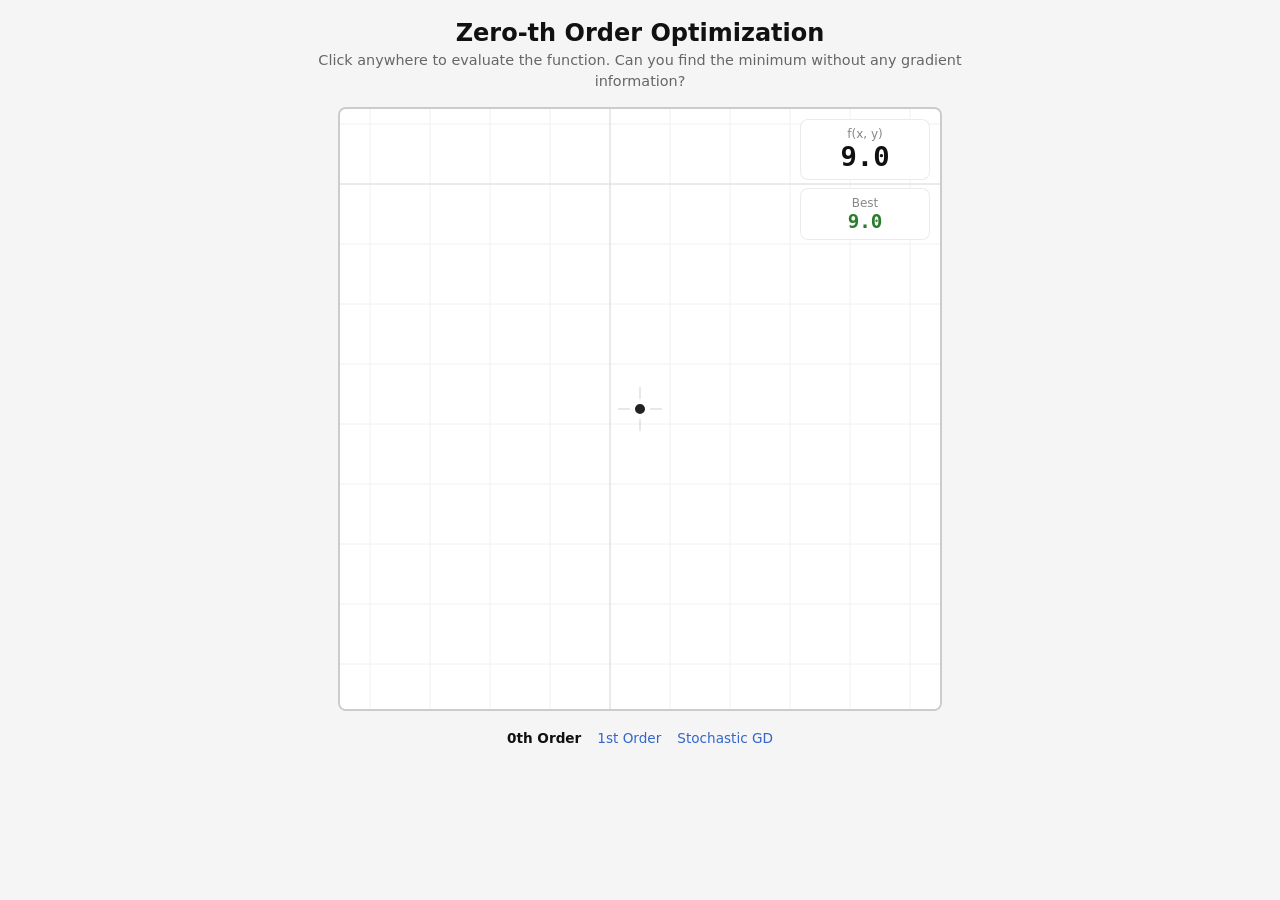
<file: index.html>
<!DOCTYPE html>
<html lang="en">
<head>
  <meta charset="UTF-8">
  <meta name="viewport" content="width=device-width, initial-scale=1.0">
  <title>Zero-th Order Optimization</title>
  <link rel="stylesheet" href="style.css">
</head>
<body>
  <h1>Zero-th Order Optimization</h1>
  <p class="subtitle">
    Click anywhere to evaluate the function. Can you find the minimum
    without any gradient information?
  </p>

  <div class="canvas-wrapper">
    <canvas id="canvas" width="600" height="600"></canvas>
    <button id="btn-undo" class="btn-undo">↩ Undo</button>
    <div class="overlay-panel">
      <div class="overlay-card value-display">
        <div class="label">f(x, y)</div>
        <div class="big-value" id="big-val">—</div>
      </div>
      <div class="overlay-card value-display">
        <div class="label">Best</div>
        <div class="big-value best" id="big-best">—</div>
      </div>
    </div>
  </div>

  <nav>
    <a href="index.html" class="active">0th Order</a>
    <a href="first-order.html">1st Order</a>
    <a href="sgd.html">Stochastic GD</a>
  </nav>

  <script src="shared.js"></script>
  <script>
    const canvas = document.getElementById("canvas");
    const ctx = canvas.getContext("2d");
    const W = canvas.width, H = canvas.height;
    const btnUndo = document.getElementById("btn-undo");

    const startX = FN.startCenter[0], startY = FN.startCenter[1];
    const startVal = FN.fn(startX, startY);
    let history = [{ x: startX, y: startY, val: startVal }];
    let bestVal = startVal;
    let bestPos = [startX, startY];
    let viewCenter = { x: FN.startCenter[0], y: FN.startCenter[1] };
    let animating = false;
    const ANIM_MS = 250;

    function draw(vcx, vcy) {
      if (vcx === undefined) { vcx = viewCenter.x; vcy = viewCenter.y; }
      drawBlankCanvasView(ctx, W, H, vcx, vcy);
      if (history.length > 0) {
        const cur = history[history.length - 1];
        const [px, py] = worldToCanvasView(cur.x, cur.y, W, H, vcx, vcy);
        drawMarker(ctx, px, py, "#222", 6);
      }
      drawCenterCrosshair(ctx, W, H);
    }

    function updateUI() {
      if (history.length > 0) {
        const cur = history[history.length - 1];
        document.getElementById("big-val").textContent = cur.val.toFixed(1);
        document.getElementById("big-best").textContent = bestVal.toFixed(1);
      } else {
        document.getElementById("big-val").textContent = "—";
        document.getElementById("big-best").textContent = "—";
      }
      btnUndo.style.display = history.length > 0 ? "" : "none";
    }

    function recomputeBest() {
      bestVal = Infinity; bestPos = null;
      for (const h of history) {
        if (h.val < bestVal) { bestVal = h.val; bestPos = [h.x, h.y]; }
      }
    }

    function panTo(tx, ty) {
      const fx = viewCenter.x, fy = viewCenter.y;
      if (Math.abs(fx - tx) < 0.01 && Math.abs(fy - ty) < 0.01) {
        viewCenter = { x: tx, y: ty };
        draw(); animating = false; return;
      }
      animating = true;
      animateView(fx, fy, tx, ty, ANIM_MS,
        (cx, cy) => draw(cx, cy),
        () => { viewCenter = { x: tx, y: ty }; animating = false; draw(); }
      );
    }

    canvas.addEventListener("click", (e) => {
      if (animating) return;
      const rect = canvas.getBoundingClientRect();
      const px = (e.clientX - rect.left) * (W / rect.width);
      const py = (e.clientY - rect.top) * (H / rect.height);
      const [x, y] = canvasToWorldView(px, py, W, H, viewCenter.x, viewCenter.y);
      const val = FN.fn(x, y);

      history.push({ x, y, val });
      if (val < bestVal) { bestVal = val; bestPos = [x, y]; }
      updateUI();
      panTo(x, y);
    });

    btnUndo.addEventListener("click", (e) => {
      e.stopPropagation();
      if (animating || history.length === 0) return;
      history.pop();
      recomputeBest();
      updateUI();
      const tx = history.length > 0 ? history[history.length - 1].x : FN.startCenter[0];
      const ty = history.length > 0 ? history[history.length - 1].y : FN.startCenter[1];
      panTo(tx, ty);
    });

    draw();
    updateUI();
  </script>
</body>
</html>
</file>
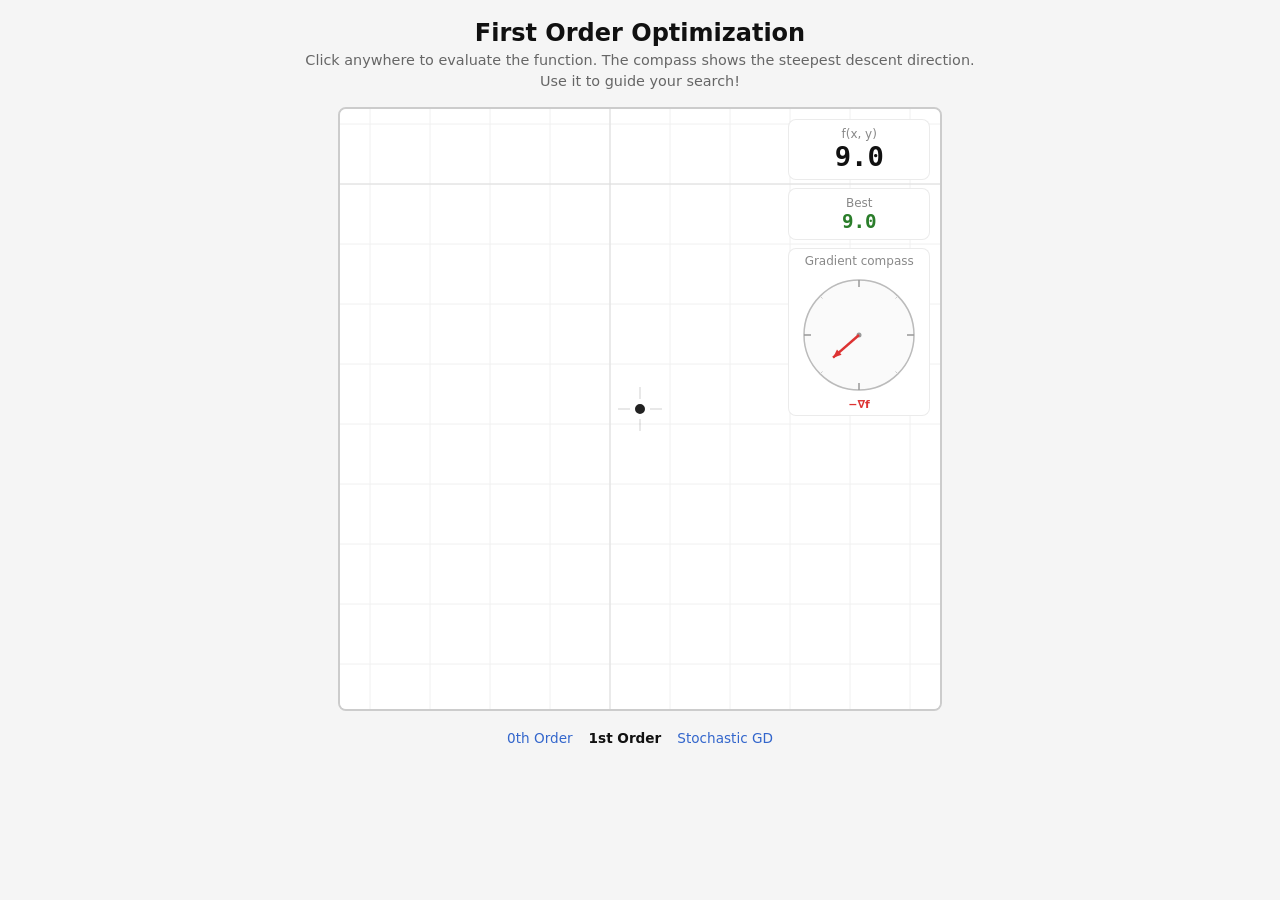
<file: first-order.html>
<!DOCTYPE html>
<html lang="en">
<head>
  <meta charset="UTF-8">
  <meta name="viewport" content="width=device-width, initial-scale=1.0">
  <title>First Order Optimization</title>
  <link rel="stylesheet" href="style.css">
</head>
<body>
  <h1>First Order Optimization</h1>
  <p class="subtitle">
    Click anywhere to evaluate the function. The compass shows the steepest descent
    direction. Use it to guide your search!
  </p>

  <div class="canvas-wrapper">
    <canvas id="canvas" width="600" height="600"></canvas>
    <button id="btn-undo" class="btn-undo">↩ Undo</button>
    <div class="overlay-panel">
      <div class="overlay-card value-display">
        <div class="label">f(x, y)</div>
        <div class="big-value" id="big-val">—</div>
      </div>
      <div class="overlay-card value-display">
        <div class="label">Best</div>
        <div class="big-value best" id="big-best">—</div>
      </div>
      <div class="overlay-card compass-card">
        <div class="label">Gradient compass</div>
        <canvas id="compass" width="130" height="140"></canvas>
      </div>
    </div>
  </div>

  <nav>
    <a href="index.html">0th Order</a>
    <a href="first-order.html" class="active">1st Order</a>
    <a href="sgd.html">Stochastic GD</a>
  </nav>

  <script src="shared.js"></script>
  <script>
    const canvas = document.getElementById("canvas");
    const ctx = canvas.getContext("2d");
    const compass = document.getElementById("compass");
    const W = canvas.width, H = canvas.height;
    const btnUndo = document.getElementById("btn-undo");

    const startX = FN.startCenter[0], startY = FN.startCenter[1];
    const startVal = FN.fn(startX, startY);
    const [startGx, startGy] = FN.gradient(startX, startY);
    let history = [{ x: startX, y: startY, val: startVal, gx: startGx, gy: startGy }];
    let bestVal = startVal;
    let bestPos = [startX, startY];
    let viewCenter = { x: FN.startCenter[0], y: FN.startCenter[1] };
    let animating = false;
    const ANIM_MS = 250;

    function draw(vcx, vcy) {
      if (vcx === undefined) { vcx = viewCenter.x; vcy = viewCenter.y; }
      drawBlankCanvasView(ctx, W, H, vcx, vcy);
      if (history.length > 0) {
        const cur = history[history.length - 1];
        const [px, py] = worldToCanvasView(cur.x, cur.y, W, H, vcx, vcy);
        drawMarker(ctx, px, py, "#222", 6);
      }
      drawCenterCrosshair(ctx, W, H);
    }

    function updateCompass() {
      if (history.length > 0) {
        const cur = history[history.length - 1];
        drawCompass(compass, cur.gx, cur.gy);
      } else {
        compass.getContext("2d").clearRect(0, 0, compass.width, compass.height);
      }
    }

    function updateUI() {
      if (history.length > 0) {
        const cur = history[history.length - 1];
        document.getElementById("big-val").textContent = cur.val.toFixed(1);
        document.getElementById("big-best").textContent = bestVal.toFixed(1);
      } else {
        document.getElementById("big-val").textContent = "—";
        document.getElementById("big-best").textContent = "—";
      }
      btnUndo.style.display = history.length > 0 ? "" : "none";
      updateCompass();
    }

    function recomputeBest() {
      bestVal = Infinity; bestPos = null;
      for (const h of history) {
        if (h.val < bestVal) { bestVal = h.val; bestPos = [h.x, h.y]; }
      }
    }

    function panTo(tx, ty) {
      const fx = viewCenter.x, fy = viewCenter.y;
      if (Math.abs(fx - tx) < 0.01 && Math.abs(fy - ty) < 0.01) {
        viewCenter = { x: tx, y: ty };
        draw(); animating = false; return;
      }
      animating = true;
      animateView(fx, fy, tx, ty, ANIM_MS,
        (cx, cy) => draw(cx, cy),
        () => { viewCenter = { x: tx, y: ty }; animating = false; draw(); }
      );
    }

    canvas.addEventListener("click", (e) => {
      if (animating) return;
      const rect = canvas.getBoundingClientRect();
      const px = (e.clientX - rect.left) * (W / rect.width);
      const py = (e.clientY - rect.top) * (H / rect.height);
      const [x, y] = canvasToWorldView(px, py, W, H, viewCenter.x, viewCenter.y);
      const val = FN.fn(x, y);
      const [gx, gy] = FN.gradient(x, y);

      history.push({ x, y, val, gx, gy });
      if (val < bestVal) { bestVal = val; bestPos = [x, y]; }
      updateUI();
      panTo(x, y);
    });

    btnUndo.addEventListener("click", (e) => {
      e.stopPropagation();
      if (animating || history.length === 0) return;
      history.pop();
      recomputeBest();
      updateUI();
      const tx = history.length > 0 ? history[history.length - 1].x : FN.startCenter[0];
      const ty = history.length > 0 ? history[history.length - 1].y : FN.startCenter[1];
      panTo(tx, ty);
    });

    draw();
    updateUI();
  </script>
</body>
</html>
</file>
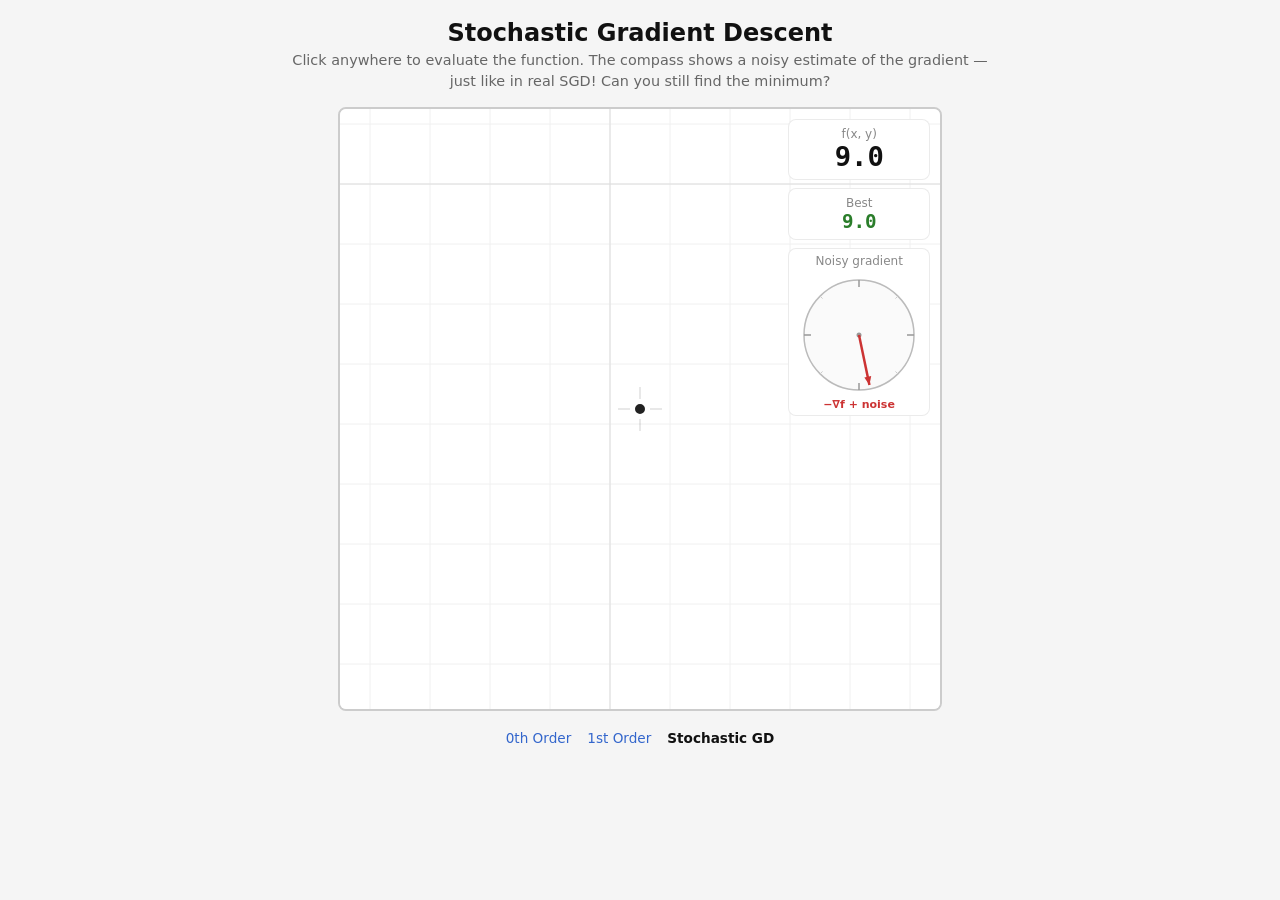
<file: sgd.html>
<!DOCTYPE html>
<html lang="en">
<head>
  <meta charset="UTF-8">
  <meta name="viewport" content="width=device-width, initial-scale=1.0">
  <title>Stochastic Gradient Descent</title>
  <link rel="stylesheet" href="style.css">
</head>
<body>
  <h1>Stochastic Gradient Descent</h1>
  <p class="subtitle">
    Click anywhere to evaluate the function. The compass shows a noisy estimate of
    the gradient — just like in real SGD! Can you still find the minimum?
  </p>

  <div class="canvas-wrapper">
    <canvas id="canvas" width="600" height="600"></canvas>
    <button id="btn-undo" class="btn-undo">↩ Undo</button>
    <div class="overlay-panel">
      <div class="overlay-card value-display">
        <div class="label">f(x, y)</div>
        <div class="big-value" id="big-val">—</div>
      </div>
      <div class="overlay-card value-display">
        <div class="label">Best</div>
        <div class="big-value best" id="big-best">—</div>
      </div>
      <div class="overlay-card compass-card">
        <div class="label">Noisy gradient</div>
        <canvas id="compass" width="130" height="140"></canvas>
      </div>
    </div>
  </div>

  <nav>
    <a href="index.html">0th Order</a>
    <a href="first-order.html">1st Order</a>
    <a href="sgd.html" class="active">Stochastic GD</a>
  </nav>

  <script src="shared.js"></script>
  <script>
    const canvas = document.getElementById("canvas");
    const ctx = canvas.getContext("2d");
    const compass = document.getElementById("compass");
    const W = canvas.width, H = canvas.height;
    const btnUndo = document.getElementById("btn-undo");

    const startX = FN.startCenter[0], startY = FN.startCenter[1];
    const startVal = FN.fn(startX, startY);
    const [sGx, sGy] = FN.gradient(startX, startY);
    const startNgx = sGx + gaussianRandom(0, FN.noiseSigma);
    const startNgy = sGy + gaussianRandom(0, FN.noiseSigma);
    let history = [{ x: startX, y: startY, val: startVal, ngx: startNgx, ngy: startNgy }];
    let bestVal = startVal;
    let bestPos = [startX, startY];
    let viewCenter = { x: FN.startCenter[0], y: FN.startCenter[1] };
    let animating = false;
    const ANIM_MS = 250;

    function draw(vcx, vcy) {
      if (vcx === undefined) { vcx = viewCenter.x; vcy = viewCenter.y; }
      drawBlankCanvasView(ctx, W, H, vcx, vcy);
      if (history.length > 0) {
        const cur = history[history.length - 1];
        const [px, py] = worldToCanvasView(cur.x, cur.y, W, H, vcx, vcy);
        drawMarker(ctx, px, py, "#222", 6);
      }
      drawCenterCrosshair(ctx, W, H);
    }

    function updateCompass() {
      if (history.length > 0) {
        const cur = history[history.length - 1];
        drawCompass(compass, cur.ngx, cur.ngy, { color: "#c33", label: "−∇f + noise" });
      } else {
        compass.getContext("2d").clearRect(0, 0, compass.width, compass.height);
      }
    }

    function updateUI() {
      if (history.length > 0) {
        const cur = history[history.length - 1];
        document.getElementById("big-val").textContent = cur.val.toFixed(1);
        document.getElementById("big-best").textContent = bestVal.toFixed(1);
      } else {
        document.getElementById("big-val").textContent = "—";
        document.getElementById("big-best").textContent = "—";
      }
      btnUndo.style.display = history.length > 0 ? "" : "none";
      updateCompass();
    }

    function recomputeBest() {
      bestVal = Infinity; bestPos = null;
      for (const h of history) {
        if (h.val < bestVal) { bestVal = h.val; bestPos = [h.x, h.y]; }
      }
    }

    function panTo(tx, ty) {
      const fx = viewCenter.x, fy = viewCenter.y;
      if (Math.abs(fx - tx) < 0.01 && Math.abs(fy - ty) < 0.01) {
        viewCenter = { x: tx, y: ty };
        draw(); animating = false; return;
      }
      animating = true;
      animateView(fx, fy, tx, ty, ANIM_MS,
        (cx, cy) => draw(cx, cy),
        () => { viewCenter = { x: tx, y: ty }; animating = false; draw(); }
      );
    }

    canvas.addEventListener("click", (e) => {
      if (animating) return;
      const rect = canvas.getBoundingClientRect();
      const px = (e.clientX - rect.left) * (W / rect.width);
      const py = (e.clientY - rect.top) * (H / rect.height);
      const [x, y] = canvasToWorldView(px, py, W, H, viewCenter.x, viewCenter.y);
      const val = FN.fn(x, y);
      const [gx, gy] = FN.gradient(x, y);
      const ngx = gx + gaussianRandom(0, FN.noiseSigma);
      const ngy = gy + gaussianRandom(0, FN.noiseSigma);

      history.push({ x, y, val, ngx, ngy });
      if (val < bestVal) { bestVal = val; bestPos = [x, y]; }
      updateUI();
      panTo(x, y);
    });

    btnUndo.addEventListener("click", (e) => {
      e.stopPropagation();
      if (animating || history.length === 0) return;
      history.pop();
      recomputeBest();
      updateUI();
      const tx = history.length > 0 ? history[history.length - 1].x : FN.startCenter[0];
      const ty = history.length > 0 ? history[history.length - 1].y : FN.startCenter[1];
      panTo(tx, ty);
    });

    draw();
    updateUI();
  </script>
</body>
</html>
</file>
<file: style.css>
* {
  margin: 0;
  padding: 0;
  box-sizing: border-box;
}

body {
  font-family: "Inter", "Segoe UI", system-ui, sans-serif;
  background: #f5f5f5;
  color: #222;
  display: flex;
  flex-direction: column;
  align-items: center;
  min-height: 100vh;
  padding: 1.2rem;
}

h1 {
  font-size: 1.5rem;
  font-weight: 600;
  margin-bottom: 0.2rem;
  color: #111;
}

.subtitle {
  font-size: 0.9rem;
  color: #666;
  margin-bottom: 1rem;
  text-align: center;
  max-width: 700px;
  line-height: 1.4;
}

/* Canvas wrapper is the main container */
.canvas-wrapper {
  position: relative;
  border: 2px solid #ccc;
  border-radius: 8px;
  overflow: hidden;
  cursor: crosshair;
  flex-shrink: 0;
}

canvas {
  display: block;
}

/* Undo button — top-left of canvas */
.btn-undo {
  position: absolute;
  top: 10px;
  left: 10px;
  z-index: 10;
  pointer-events: auto;
  background: rgba(255, 255, 255, 0.88);
  backdrop-filter: blur(8px);
  -webkit-backdrop-filter: blur(8px);
  border: 1px solid rgba(0, 0, 0, 0.1);
  border-radius: 6px;
  padding: 0.35rem 0.75rem;
  font-size: 0.8rem;
  font-family: inherit;
  cursor: pointer;
  color: #333;
  transition: background 0.15s, opacity 0.15s;
  display: none;
}

.btn-undo:hover {
  background: rgba(240, 240, 240, 0.95);
}

/* Overlay panel — right side of canvas */
.overlay-panel {
  position: absolute;
  top: 10px;
  right: 10px;
  display: flex;
  flex-direction: column;
  gap: 0.5rem;
  pointer-events: none;
  z-index: 10;
}

.overlay-card {
  background: rgba(255, 255, 255, 0.88);
  backdrop-filter: blur(8px);
  -webkit-backdrop-filter: blur(8px);
  border: 1px solid rgba(0, 0, 0, 0.08);
  border-radius: 8px;
  padding: 0.45rem 0.7rem;
}

.overlay-card.value-display {
  text-align: center;
  min-width: 130px;
}

.overlay-card .label {
  font-size: 0.75rem;
  color: #888;
  margin-bottom: 0.05rem;
}

.overlay-card .big-value {
  font-family: "JetBrains Mono", "Fira Code", monospace;
  font-size: 1.7rem;
  font-weight: 700;
  color: #111;
  line-height: 1.1;
}

.overlay-card .big-value.best {
  color: #2a7d2a;
  font-size: 1.2rem;
}

/* Compass card */
.overlay-card.compass-card {
  display: flex;
  flex-direction: column;
  align-items: center;
  padding: 0.3rem;
}

.overlay-card.compass-card .label {
  margin-bottom: 0.15rem;
}

/* Noise input card (SGD) */
.overlay-card.settings-card {
  pointer-events: auto;
  font-family: "JetBrains Mono", "Fira Code", monospace;
  font-size: 0.75rem;
}

.overlay-card.settings-card .label {
  margin-right: 0.3em;
}

input[type="number"] {
  width: 4em;
  background: rgba(255, 255, 255, 0.9);
  color: #333;
  border: 1px solid #ccc;
  border-radius: 4px;
  padding: 2px 4px;
  font-size: 0.75rem;
  font-family: inherit;
}

/* Navigation */
nav {
  margin-top: 1.2rem;
  display: flex;
  gap: 1rem;
}

nav a {
  color: #36c;
  text-decoration: none;
  font-size: 0.85rem;
}

nav a:hover {
  text-decoration: underline;
}

nav a.active {
  color: #111;
  font-weight: 600;
}
</file>
